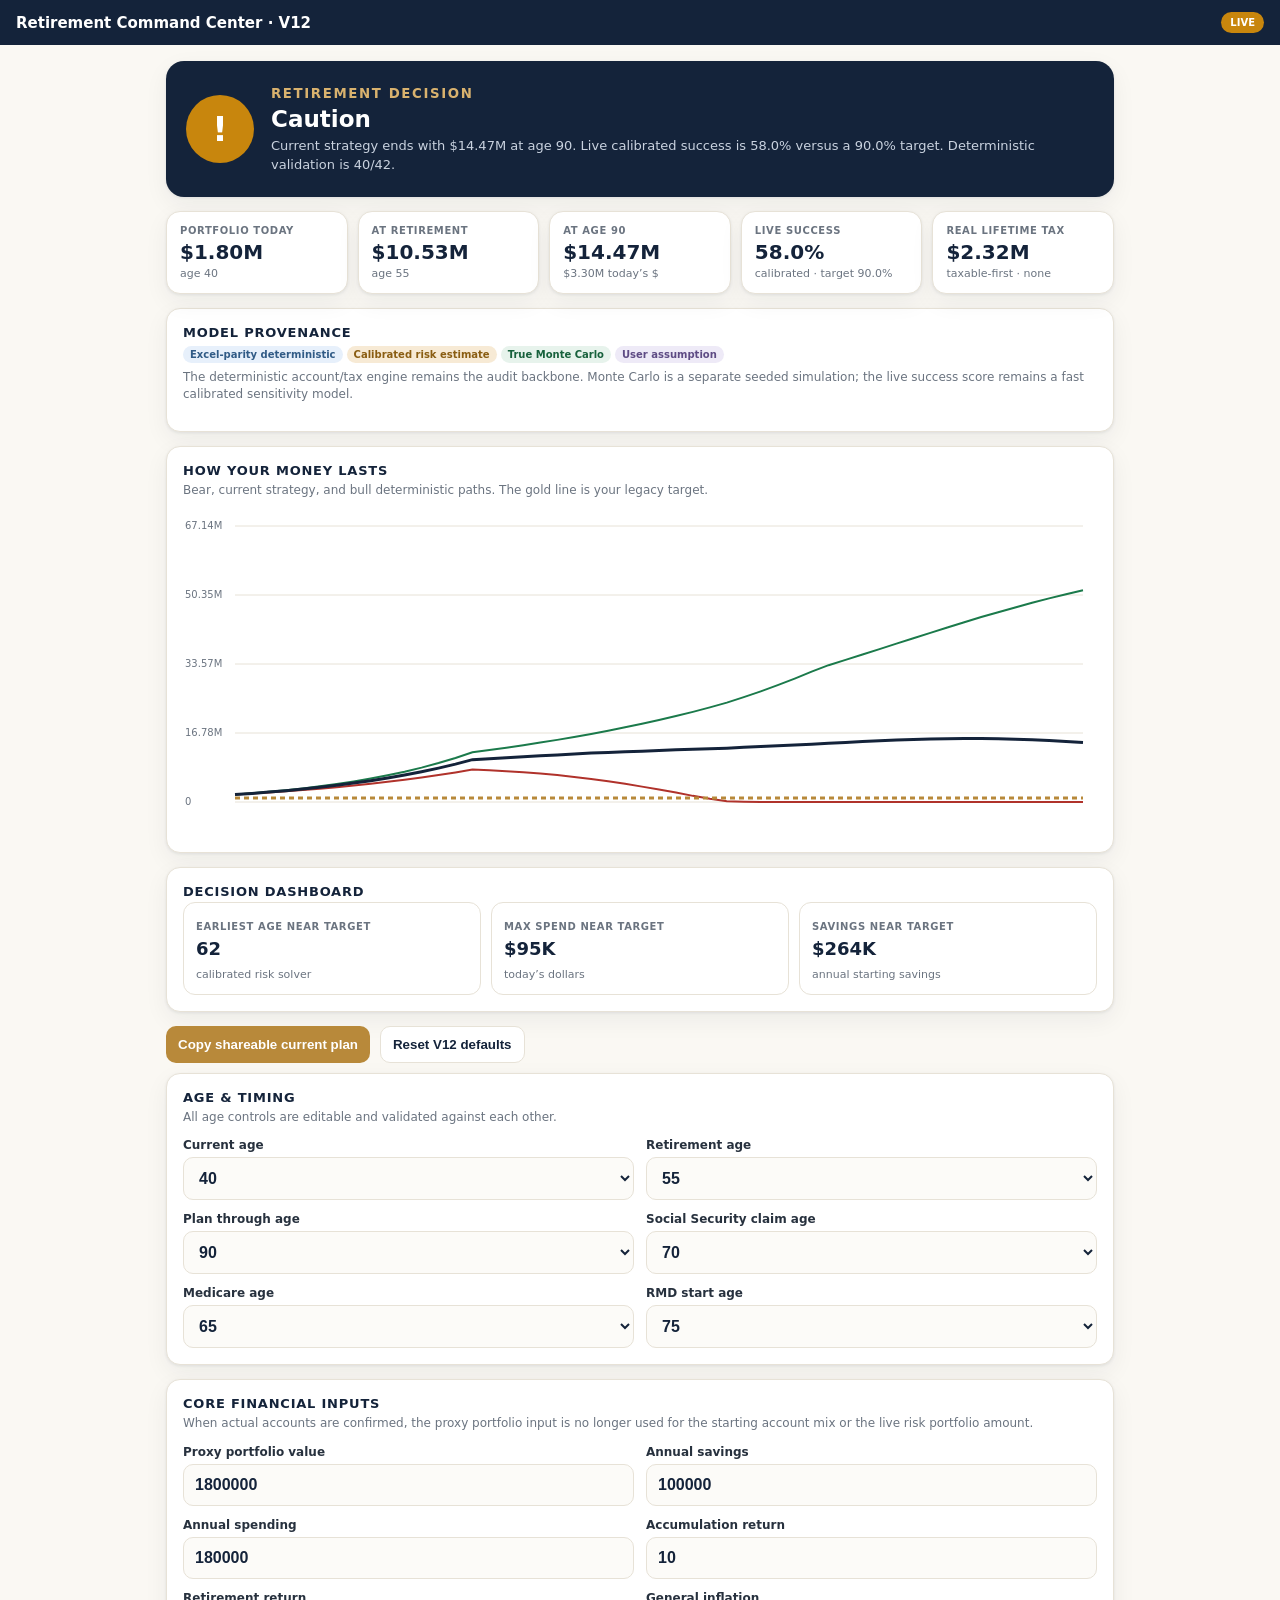
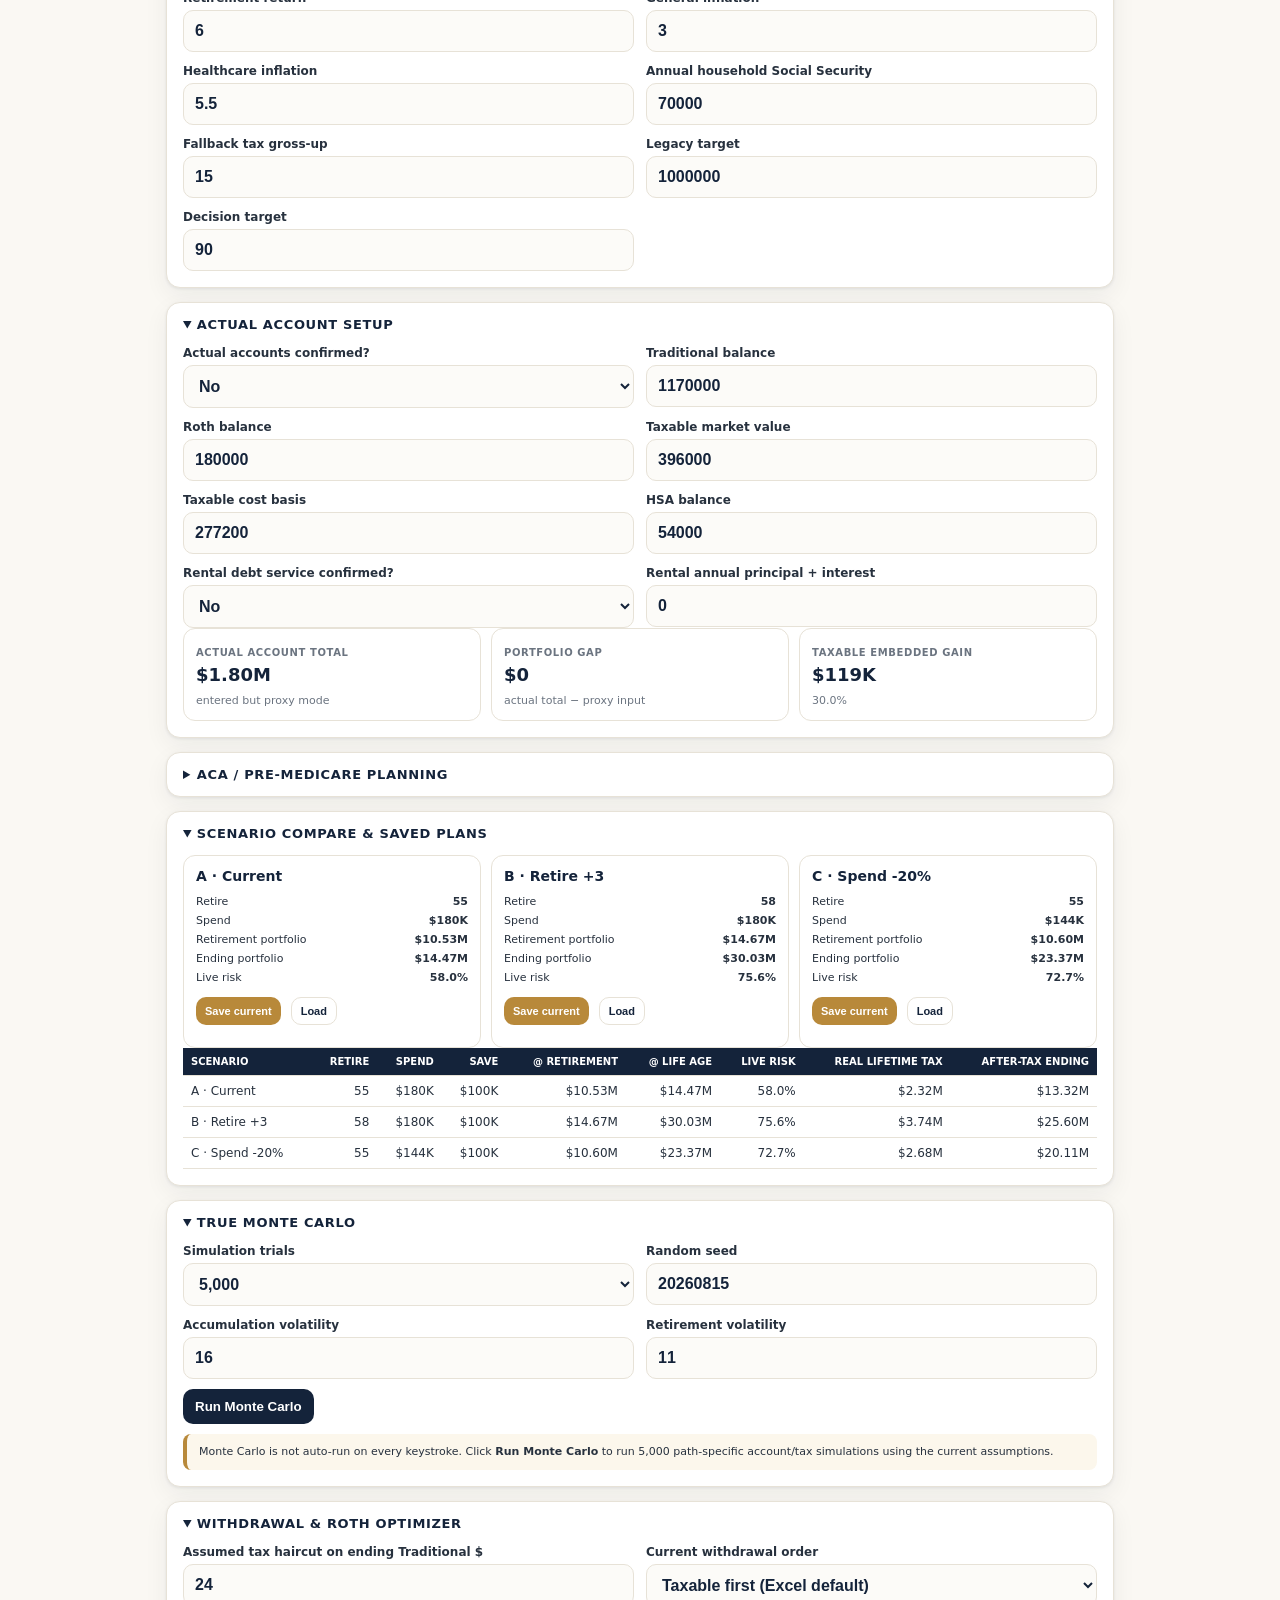
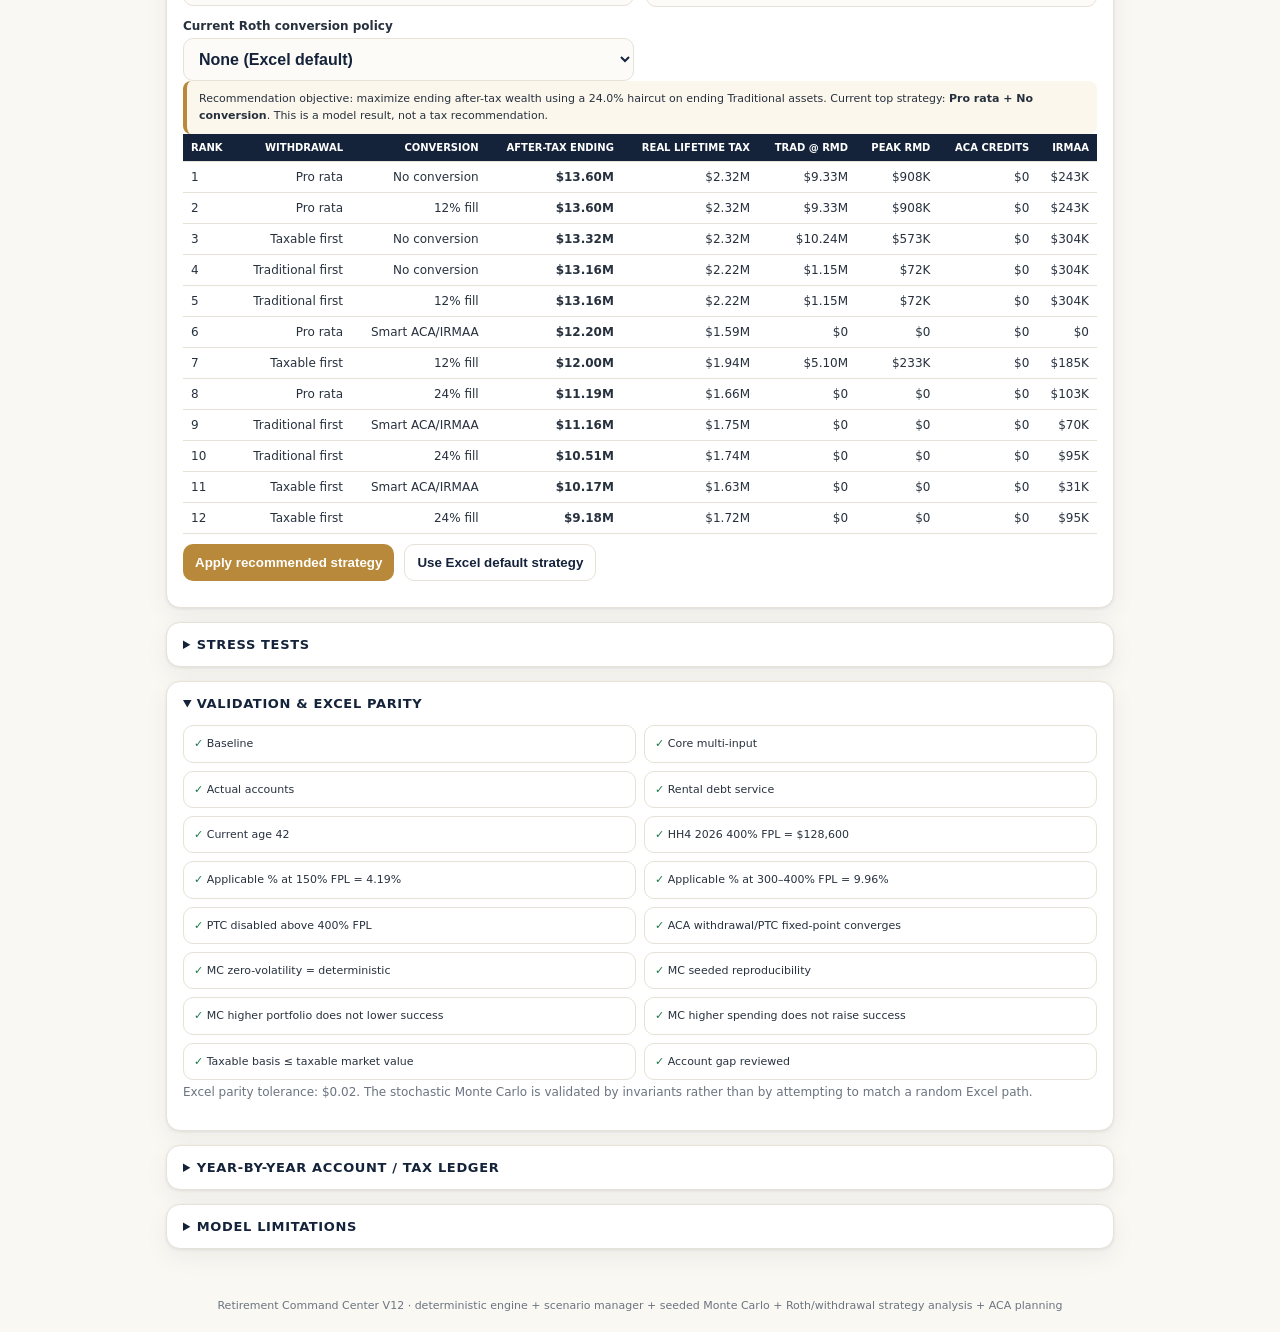
<file: rcc-v12/index.html>
<!doctype html>
<html lang="en"><head><meta charset="utf-8"><meta name="viewport" content="width=device-width,initial-scale=1"><meta name="theme-color" content="#14233A"><meta name="rcc-build" content="v12.0-20260815"><title>Retirement Command Center V12</title>
<link rel="stylesheet" href="style.css"></head><body>
<header><div class="title">Retirement Command Center · V12</div><div class="pill" id="statusPill">LIVE</div></header><main>
<section class="hero"><div class="lamp amber" id="lamp">!</div><div><small>RETIREMENT DECISION</small><h1 id="verdictTitle">Calculating…</h1><p id="verdictText"></p></div></section>
<section class="tiles" id="tiles"></section>
<section class="panel"><h2>Model provenance</h2><div><span class="tag excel">Excel-parity deterministic</span><span class="tag risk">Calibrated risk estimate</span><span class="tag mc">True Monte Carlo</span><span class="tag assumption">User assumption</span></div><div class="hint">The deterministic account/tax engine remains the audit backbone. Monte Carlo is a separate seeded simulation; the live success score remains a fast calibrated sensitivity model.</div></section>
<section class="panel"><h2>How your money lasts</h2><div class="hint">Bear, current strategy, and bull deterministic paths. The gold line is your legacy target.</div><canvas id="chart"></canvas></section>
<section class="panel"><h2>Decision dashboard</h2><div class="decision" id="decision"></div></section>
<div class="actions"><button class="primary" id="shareBtn">Copy shareable current plan</button><button class="ghost" id="resetBtn">Reset V12 defaults</button></div>
<section class="panel"><h2>Age & timing</h2><div class="hint">All age controls are editable and validated against each other.</div><div class="grid2" id="timingInputs"></div></section>
<section class="panel"><h2>Core financial inputs</h2><div class="hint">When actual accounts are confirmed, the proxy portfolio input is no longer used for the starting account mix or the live risk portfolio amount.</div><div class="grid2" id="coreInputs"></div></section>
<details open><summary>Actual account setup</summary><div class="body"><div class="grid2" id="accountInputs"></div><div id="accountSummary"></div></div></details>
<details><summary>ACA / pre-Medicare planning</summary><div class="body"><div class="grid2" id="acaInputs"></div><div id="acaSummary"></div><div class="scroll"><table id="acaTable"></table></div><div class="notice">2026 PTC rules use the 2026 applicable-percentage table and generally cap eligibility at 400% of FPL. The model starts 2026 coverage from the 2025 HHS poverty guideline, because PTC eligibility uses the most recently published FPL on the first day of open enrollment. Future years are projected, not known law.</div><div class="hint"><a href="https://www.irs.gov/irb/2025-32_IRB" target="_blank">IRS Rev. Proc. 2025-25</a> · <a href="https://www.irs.gov/credits-deductions/premium-tax-credit-ptc-overview" target="_blank">IRS PTC overview</a> · <a href="https://aspe.hhs.gov/topics/poverty-economic-mobility/poverty-guidelines/prior-hhs-poverty-guidelines-federal-register-references/2025-poverty-guidelines-computations" target="_blank">2025 HHS poverty guidelines</a></div></div></details>
<details open><summary>Scenario compare & saved plans</summary><div class="body"><div class="grid3" id="scenarioCards"></div><div class="scroll"><table id="scenarioTable"></table></div></div></details>
<details open><summary>True Monte Carlo</summary><div class="body"><div class="grid2" id="mcInputs"></div><div class="actions"><button class="secondary" id="runMcBtn">Run Monte Carlo</button></div><div id="mcResults"></div></div></details>
<details open><summary>Withdrawal & Roth optimizer</summary><div class="body"><div class="grid2" id="optimizerInputs"></div><div id="optimizerSummary"></div><div class="scroll"><table id="optimizerTable"></table></div><div class="actions"><button class="primary" id="applyBestBtn">Apply recommended strategy</button><button class="ghost" id="excelDefaultBtn">Use Excel default strategy</button></div></div></details>
<details><summary>Stress tests</summary><div class="body"><table id="stressTable"></table></div></details>
<details open><summary>Validation & Excel parity</summary><div class="body" id="validation"></div></details>
<details><summary>Year-by-year account / tax ledger</summary><div class="body scroll"><table id="ledger"></table></div></details>
<details><summary>Model limitations</summary><div class="body"><div class="notice">This is a planning model, not tax-return software or individualized investment advice. Future tax law, ACA rules, Medicare thresholds, returns, inflation, longevity, and healthcare costs can differ materially. Monte Carlo uses seeded lognormal annual return paths with user-selected volatility; it does not forecast markets.</div></div></details>
</main><footer>Retirement Command Center V12 · deterministic engine + scenario manager + seeded Monte Carlo + Roth/withdrawal strategy analysis + ACA planning</footer>
<script src="core.js"></script>
<script src="engine.js"></script>
<script src="ui.js"></script>
<script src="render.js"></script></body></html>
</file>
<file: rcc-v12/style.css>
:root{--ink:#14233A;--paper:#FAF8F3;--card:#fff;--brass:#B8893A;--green:#1B7A4B;--amber:#C8860D;--red:#B0322B;--muted:#6B7480;--line:#E7E2D7;--shadow:0 1px 3px #14233a14,0 8px 24px #14233a0f;--blue:#355C8A}
*{box-sizing:border-box}body{margin:0;font-family:-apple-system,BlinkMacSystemFont,"Segoe UI",system-ui,sans-serif;background:var(--paper);color:#27313e}header{position:sticky;top:0;z-index:20;background:var(--ink);color:#fff;padding:12px 16px;display:flex;justify-content:space-between;align-items:center}.title{font-size:15px;font-weight:850}.pill{font-size:10px;font-weight:850;padding:5px 9px;border-radius:999px;background:var(--amber)}main{max-width:980px;margin:auto;padding:16px}.hero{background:var(--ink);color:#fff;border-radius:18px;padding:22px 20px;display:flex;gap:17px;align-items:center;box-shadow:var(--shadow);margin-bottom:14px}.lamp{width:68px;height:68px;border-radius:50%;display:grid;place-items:center;font-size:34px;font-weight:900;flex:none}.lamp.amber{background:var(--amber)}.lamp.green{background:var(--green)}.lamp.red{background:var(--red)}.hero small{color:#d9b26e;font-weight:850;letter-spacing:.12em}.hero h1{margin:4px 0 5px;font-size:23px}.hero p{margin:0;color:#c9d2df;font-size:13px;line-height:1.45}.tiles{display:grid;grid-template-columns:repeat(5,1fr);gap:10px;margin-bottom:14px}.tile,.panel,details{background:var(--card);border:1px solid var(--line);border-radius:14px;box-shadow:var(--shadow)}.tile{padding:13px}.label{font-size:10px;text-transform:uppercase;letter-spacing:.06em;color:var(--muted);font-weight:850}.val{font-size:20px;font-weight:900;color:var(--ink);margin-top:4px}.sub{font-size:11px;color:var(--muted);margin-top:3px}.panel{padding:16px;margin-bottom:14px}.panel h2{font-size:13px;text-transform:uppercase;letter-spacing:.06em;color:var(--ink);margin:0 0 3px}.hint{font-size:12px;color:var(--muted);margin:4px 0 12px;line-height:1.45}.grid2{display:grid;grid-template-columns:1fr 1fr;gap:12px}.grid3{display:grid;grid-template-columns:repeat(3,1fr);gap:10px}.field label{display:block;font-size:12px;font-weight:750;margin-bottom:5px}.field input,.field select{width:100%;padding:11px;border:1.5px solid var(--line);border-radius:10px;font-size:16px;font-weight:700;background:#fcfbf8;color:var(--ink)}.field input:focus,.field select:focus{outline:none;border-color:var(--brass)}details{margin-bottom:14px}summary{cursor:pointer;padding:14px 16px;font-size:13px;font-weight:850;text-transform:uppercase;letter-spacing:.05em;color:var(--ink)}.body{padding:0 16px 16px}table{width:100%;border-collapse:collapse;font-size:12px}th,td{padding:8px;border-bottom:1px solid var(--line);text-align:right;vertical-align:top}th:first-child,td:first-child{text-align:left}th{background:var(--ink);color:#fff;font-size:10px;text-transform:uppercase;position:sticky;top:0}canvas{width:100%;height:320px}.actions{display:flex;gap:10px;flex-wrap:wrap;margin:10px 0}button{border:0;border-radius:10px;padding:10px 12px;font-weight:800;cursor:pointer}.primary{background:var(--brass);color:#fff}.secondary{background:var(--ink);color:#fff}.ghost{background:#fff;color:var(--ink);border:1px solid var(--line)}.smallbtn{padding:7px 9px;font-size:11px}.bad{color:var(--red);font-weight:850}.warn{color:var(--amber);font-weight:850}.good{color:var(--green);font-weight:850}.tag{display:inline-block;padding:3px 7px;border-radius:999px;font-size:10px;font-weight:800;margin:2px 4px 2px 0}.tag.excel{background:#e7f0fb;color:#315b86}.tag.risk{background:#f7ead5;color:#8a5d12}.tag.mc{background:#e7f3ec;color:#17613c}.tag.assumption{background:#eeeaf7;color:#5e4b84}.decision{display:grid;grid-template-columns:repeat(3,1fr);gap:10px}.decision .card{border:1px solid var(--line);border-radius:12px;padding:12px}.decision b{display:block;font-size:18px;color:var(--ink);margin:4px 0}.scenario-card{border:1px solid var(--line);border-radius:12px;padding:12px;background:#fff}.scenario-card h3{margin:0 0 8px;font-size:14px;color:var(--ink)}.scenario-card .metric{display:flex;justify-content:space-between;font-size:11px;padding:3px 0;gap:8px}.checks{display:grid;grid-template-columns:1fr 1fr;gap:8px}.check{padding:10px;border:1px solid var(--line);border-radius:10px;font-size:11px;line-height:1.4}.notice{border-left:4px solid var(--brass);background:#fcf7ec;padding:10px 12px;font-size:11px;line-height:1.5;border-radius:8px}.scroll{overflow:auto;max-height:520px}.muted{color:var(--muted)}a{color:#315b86}footer{text-align:center;color:var(--muted);font-size:11px;padding:20px}@media(max-width:760px){.tiles{grid-template-columns:repeat(2,1fr)}.grid2,.grid3,.decision,.checks{grid-template-columns:1fr}main{padding:12px}.hero{align-items:flex-start}.lamp{width:56px;height:56px;font-size:28px}th,td{padding:7px 6px}}
</file>
